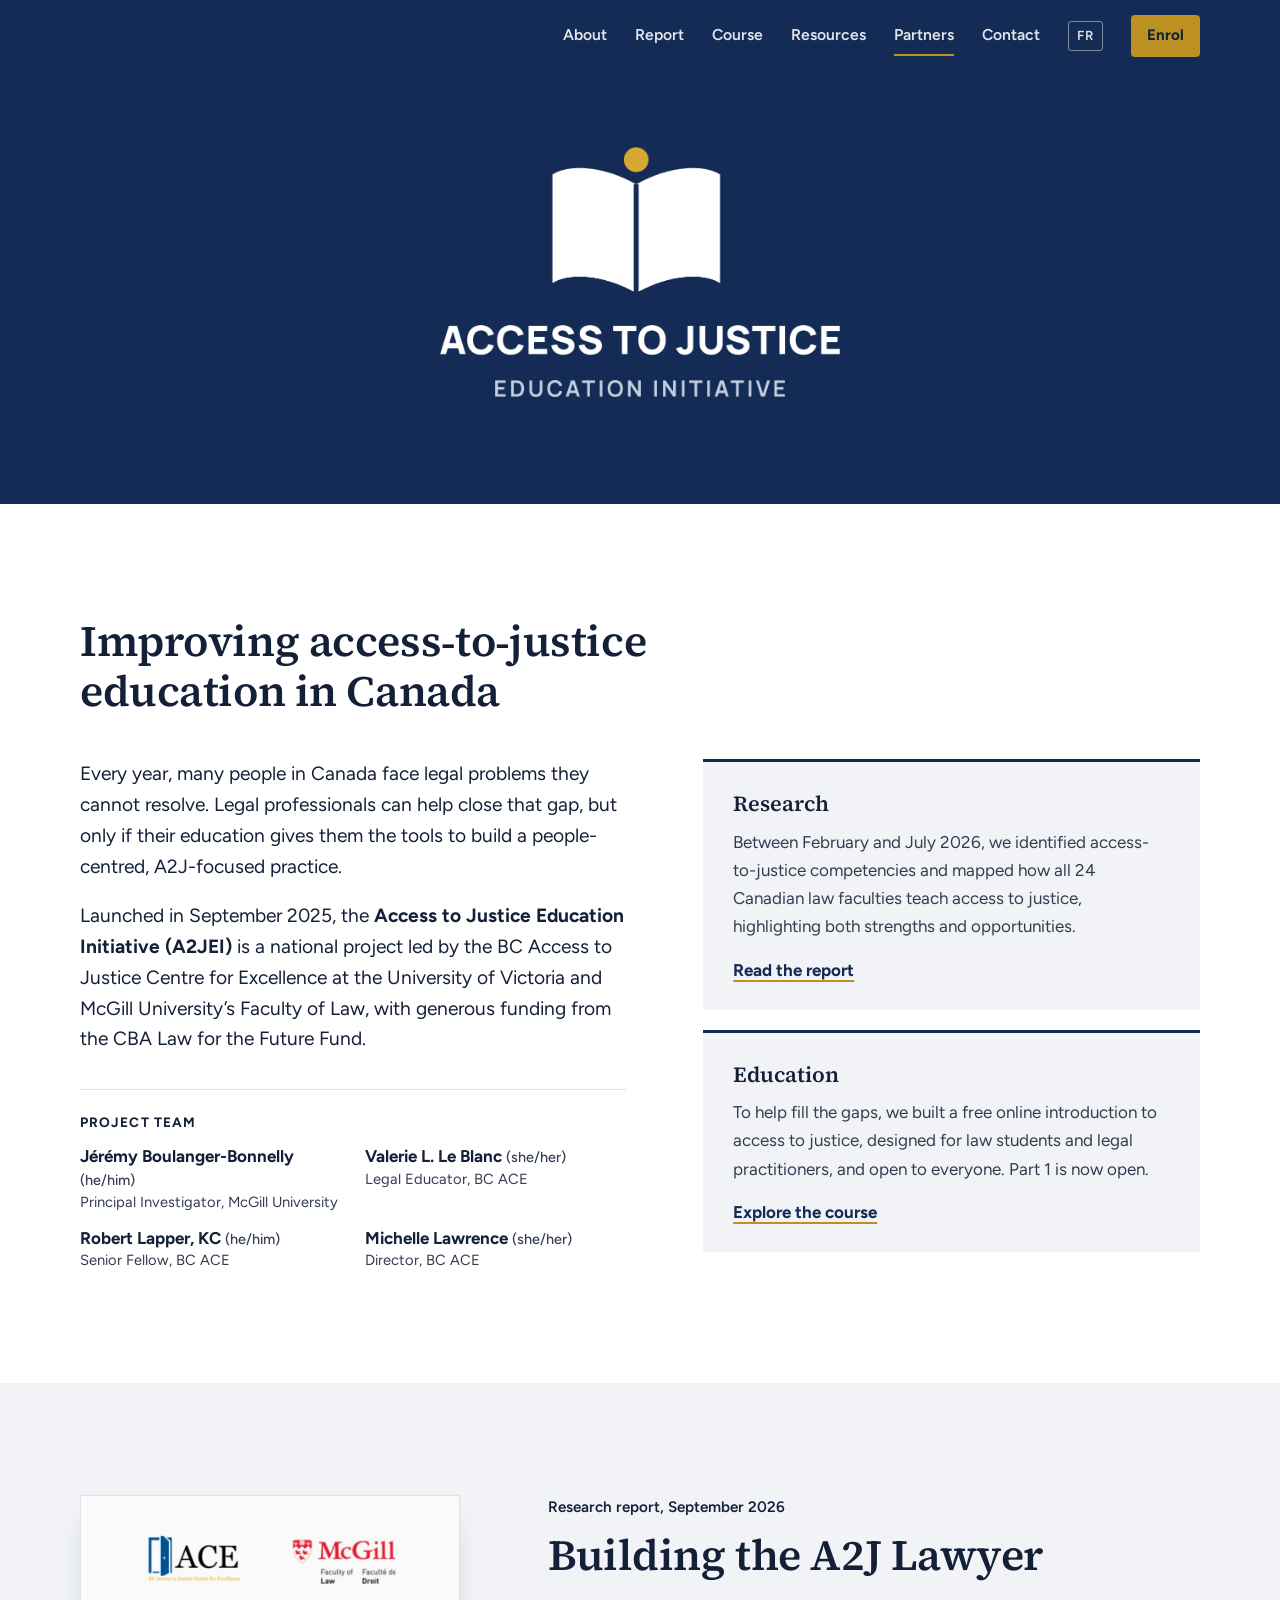
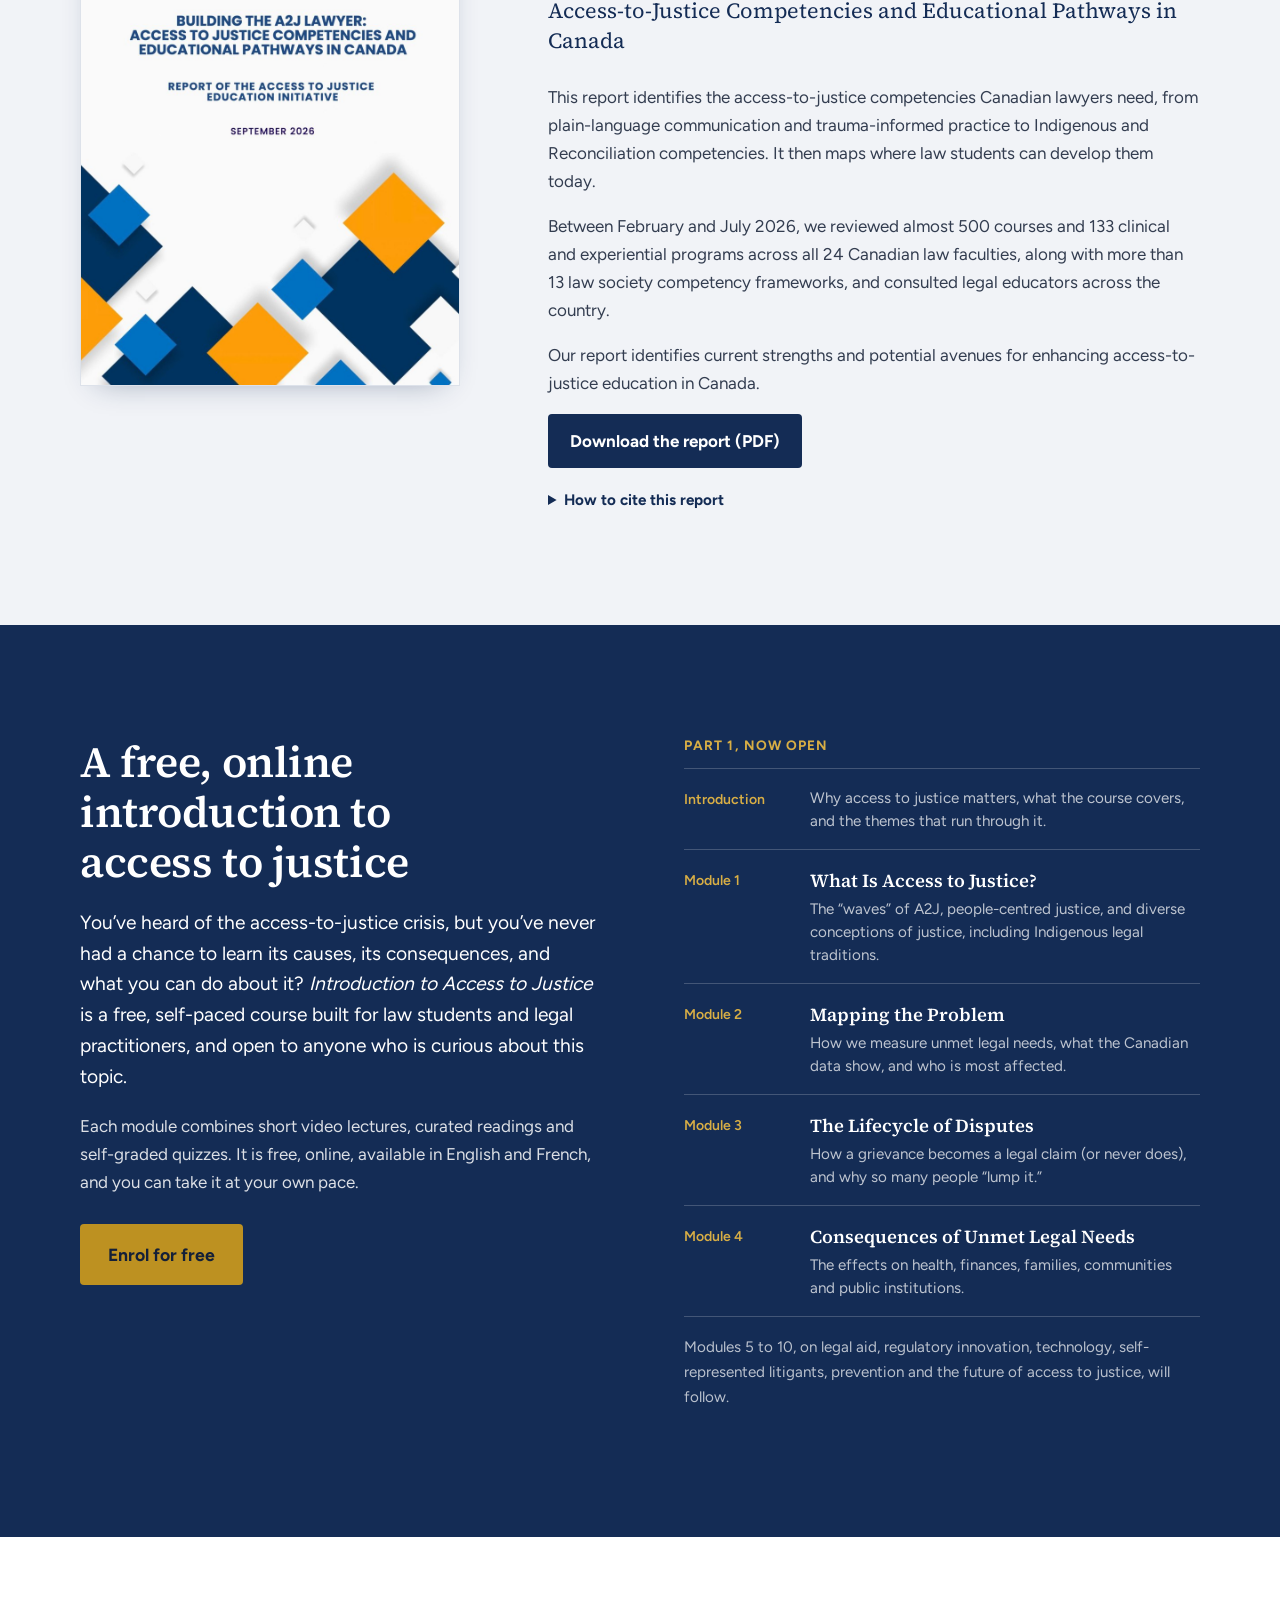
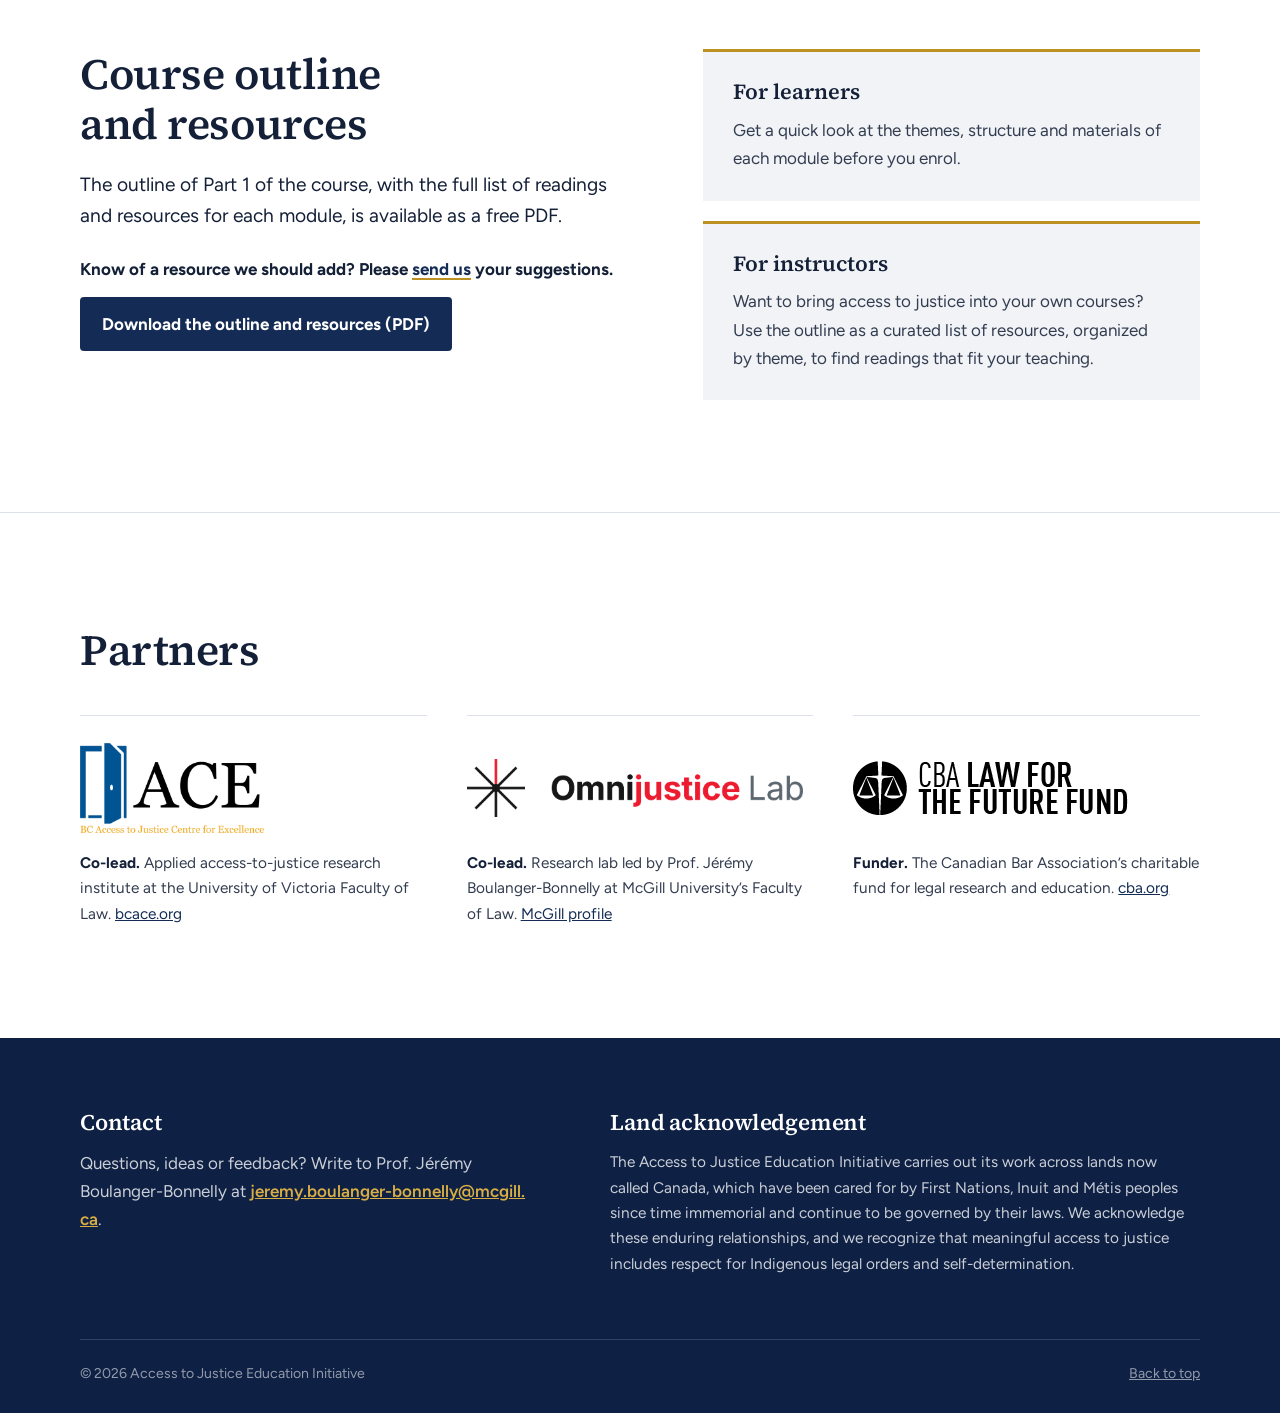
<file: index.html>
<!doctype html>
<html lang="en">
<head>
  <meta charset="utf-8">
  <meta name="viewport" content="width=device-width, initial-scale=1">
  <title>Access to Justice Education Initiative</title>
  <meta name="description" content="The Access to Justice Education Initiative maps how Canadian law schools teach access to justice and offers a free online course for law students and legal professionals.">
  <link rel="canonical" href="https://a2jeducation.org/">
  <link rel="alternate" hreflang="en" href="https://a2jeducation.org/">
  <link rel="alternate" hreflang="fr" href="https://a2jeducation.org/fr/">

  <meta property="og:type" content="website">
  <meta property="og:title" content="Access to Justice Education Initiative">
  <meta property="og:description" content="Research and a free online course to strengthen access-to-justice education in Canada.">
  <meta property="og:url" content="https://a2jeducation.org/">
  <meta property="og:image" content="https://a2jeducation.org/assets/img/og-image.png">
  <meta name="twitter:card" content="summary_large_image">

  <link rel="icon" href="favicon.ico" sizes="any">
  <link rel="icon" type="image/png" href="favicon.png">
  <link rel="apple-touch-icon" href="assets/img/apple-touch-icon.png">
  <meta name="theme-color" content="#142C55">

  <link rel="preload" href="fonts/source-serif-4-latin-600-normal.woff2" as="font" type="font/woff2" crossorigin>
  <link rel="stylesheet" href="css/styles.css">
</head>
<body>

  <a class="skip-link" href="#about">Skip to content</a>

  <!-- ============ NAVIGATION ============ -->
  <header class="site-nav" id="nav">
    <div class="nav-inner">
      <a class="nav-brand" href="#top" aria-label="Access to Justice Education Initiative, back to top">
        <img src="assets/img/logo-horizontal-en.png" alt="Access to Justice Education Initiative" width="1269" height="202">
      </a>

      <button class="nav-toggle" aria-expanded="false" aria-controls="nav-menu" aria-label="Open menu">
        <span></span><span></span><span></span>
      </button>

      <nav id="nav-menu" class="nav-menu" aria-label="Main">
        <a href="#about">About</a>
        <a href="#report">Report</a>
        <a href="#course">Course</a>
        <a href="#resources">Resources</a>
        <a href="#partners">Partners</a>
        <a href="#contact">Contact</a>
        <a class="nav-lang" href="fr/index.html" lang="fr" hreflang="fr" title="Version française">FR</a>
        <a class="btn btn-gold btn-sm" href="https://accesstojustice.moodlecloud.com" target="_blank" rel="noopener">Enrol</a>
      </nav>
    </div>
  </header>

  <main>

    <!-- ============ HERO (logo only) ============ -->
    <section class="hero" id="top" aria-label="Access to Justice Education Initiative">
      <h1 class="hero-logo">
        <img src="assets/img/logo-stacked-en-reverse.png" alt="Access to Justice Education Initiative" width="944" height="589">
      </h1>
    </section>

    <!-- ============ 1. ABOUT ============ -->
    <section class="section about" id="about">
      <div class="container">
        <h2 class="about-title">Improving access‑to‑justice education in Canada</h2>

        <div class="about-body">
          <div class="about-text">
            <p class="lead">Every year, many people in Canada face legal problems they cannot resolve. Legal professionals can help close that gap, but only if their education gives them the tools to build a people-centred, A2J-focused practice.</p>
            <p class="lead">Launched in September 2025, the <strong>Access to Justice Education Initiative (A2JEI)</strong> is a national project led by the BC Access to Justice Centre for Excellence at the University of Victoria and McGill University’s Faculty of Law, with generous funding from the CBA Law for the Future Fund.</p>
            <div class="team">
              <h3 class="small-heading">Project team</h3>
              <ul>
                <li><strong>Jérémy Boulanger-Bonnelly <small class="pron">(he/him)</small></strong><span>Principal Investigator, McGill University</span></li>
                <li><strong>Valerie L. Le Blanc <small class="pron">(she/her)</small></strong><span>Legal Educator, BC ACE</span></li>
                <li><strong>Robert Lapper, KC <small class="pron">(he/him)</small></strong><span>Senior Fellow, BC ACE</span></li>
                <li><strong>Michelle Lawrence <small class="pron">(she/her)</small></strong><span>Director, BC ACE</span></li>
              </ul>
            </div>
          </div>

          <div class="pillars">
            <article class="pillar">
              <h3>Research</h3>
              <p>Between February and July 2026, we identified access-to-justice competencies and mapped how all 24 Canadian law faculties teach access to justice, highlighting both strengths and opportunities.</p>
              <a class="text-link" href="#report">Read the report</a>
            </article>
            <article class="pillar">
              <h3>Education</h3>
              <p>To help fill the gaps, we built a free online introduction to access to justice, designed for law students and legal practitioners, and open to everyone. Part 1 is now open.</p>
              <a class="text-link" href="#course">Explore the course</a>
            </article>
          </div>
        </div>
      </div>
    </section>

    <!-- ============ 2. REPORT ============ -->
    <section class="section report" id="report">
      <div class="container report-grid">
        <div class="report-cover">
          <img src="assets/report/cover.jpg" alt="Cover of the report Building the A2J Lawyer: Access to Justice Competencies and Educational Pathways in Canada" width="850" height="1100" loading="lazy">
        </div>

        <div class="report-text">
          <p class="meta">Research report, September 2026</p>
          <h2>Building the A2J Lawyer</h2>
          <p class="subtitle">Access-to-Justice Competencies and Educational Pathways in Canada</p>

          <p>This report identifies the access-to-justice competencies Canadian lawyers need, from plain-language communication and trauma-informed practice to Indigenous and Reconciliation competencies. It then maps where law students can develop them today.</p>
          <p>Between February and July 2026, we reviewed almost 500 courses and 133 clinical and experiential programs across all 24 Canadian law faculties, along with more than 13 law society competency frameworks, and consulted legal educators across the country.</p>

          <p>Our report identifies current strengths and potential avenues for enhancing access-to-justice education in Canada.</p>

          <div class="actions">
            <!-- Save the PDF as assets/report/building-the-a2j-lawyer.pdf -->
            <a class="btn btn-navy" href="assets/report/building-the-a2j-lawyer.pdf" download>Download the report (PDF)</a>
          </div>

          <details class="cite">
            <summary>How to cite this report</summary>
            <p>Valerie L. Le Blanc, Jérémy Boulanger-Bonnelly, Robert Lapper, KC &amp; Michelle Lawrence, <em>Building the A2J Lawyer: Access-to-Justice Competencies and Educational Pathways in Canada</em> (September 2026).</p>
          </details>
        </div>
      </div>
    </section>

    <!-- ============ 3. COURSE ============ -->
    <section class="section course" id="course">
      <div class="container course-grid">
        <div class="course-intro">
          <h2>A free, online introduction to access to justice</h2>
          <p class="lead">You’ve heard of the access-to-justice crisis, but you’ve never had a chance to learn its causes, its consequences, and what you can do about it? <em>Introduction to Access to Justice</em> is a free, self-paced course built for law students and legal practitioners, and open to anyone who is curious about this topic.</p>
          <p>Each module combines short video lectures, curated readings and self-graded quizzes. It is free, online, available in English and French, and you can take it at your own pace.</p>
          <p class="enrol">
            <a class="btn btn-gold btn-lg" href="https://accesstojustice.moodlecloud.com" target="_blank" rel="noopener">Enrol for free</a>
          </p>
        </div>

        <div class="syllabus">
          <h3 class="small-heading">Part 1, now open</h3>
          <ol>
            <li><span class="mod">Introduction</span><span class="desc">Why access to justice matters, what the course covers, and the themes that run through it.</span></li>
            <li><span class="mod">Module 1</span><strong>What Is Access to Justice?</strong><span class="desc">The “waves” of A2J, people-centred justice, and diverse conceptions of justice, including Indigenous legal traditions.</span></li>
            <li><span class="mod">Module 2</span><strong>Mapping the Problem</strong><span class="desc">How we measure unmet legal needs, what the Canadian data show, and who is most affected.</span></li>
            <li><span class="mod">Module 3</span><strong>The Lifecycle of Disputes</strong><span class="desc">How a grievance becomes a legal claim (or never does), and why so many people “lump it.”</span></li>
            <li><span class="mod">Module 4</span><strong>Consequences of Unmet Legal Needs</strong><span class="desc">The effects on health, finances, families, communities and public institutions.</span></li>
          </ol>
          <p class="more">Modules 5 to 10, on legal aid, regulatory innovation, technology, self-represented litigants, prevention and the future of access to justice, will follow.</p>
        </div>
      </div>
    </section>

    <!-- ============ 4. COURSE OUTLINE & RESOURCES ============ -->
    <section class="section resources" id="resources">
      <div class="container resources-grid">
        <div class="resources-intro">
          <h2>Course outline and resources</h2>
          <p class="lead">The outline of Part 1 of the course, with the full list of readings and resources for each module, is available as a free PDF.</p>
          <p class="resources-suggest">Know of a resource we should add? Please <a href="mailto:jeremy.boulanger-bonnelly@mcgill.ca?subject=Access%20to%20Justice%20Education%20-%20Additional%20Resources">send us</a> your suggestions.</p>
          <p class="resources-actions">
            <a class="btn btn-navy" href="assets/course/a2j-course-outline-part1-en.pdf" download>Download the outline and resources (PDF)</a>
          </p>
        </div>
        <div class="audiences">
          <article class="audience">
            <h3>For learners</h3>
            <p>Get a quick look at the themes, structure and materials of each module before you enrol.</p>
          </article>
          <article class="audience">
            <h3>For instructors</h3>
            <p>Want to bring access to justice into your own courses? Use the outline as a curated list of resources, organized by theme, to find readings that fit your teaching.</p>
          </article>
        </div>
      </div>
    </section>

    <!-- ============ 5. PARTNERS ============ -->
    <section class="section partners" id="partners">
      <div class="container">
        <h2>Partners</h2>
        <ul class="partner-row">
          <li>
            <a href="https://bcace.org/" target="_blank" rel="noopener" class="partner-logo">
              <img class="logo-tall" src="assets/logos/bc-ace.png" alt="BC Access to Justice Centre for Excellence" loading="lazy">
            </a>
            <p><strong>Co-lead.</strong> Applied access-to-justice research institute at the University of Victoria Faculty of Law. <a href="https://bcace.org/" target="_blank" rel="noopener">bcace.org</a></p>
          </li>
          <li>
            <a href="https://www.mcgill.ca/law/profs/boulanger-bonnelly-jeremy" target="_blank" rel="noopener" class="partner-logo">
              <img src="assets/logos/omnijustice-lab.png" alt="Omnijustice Lab" loading="lazy">
            </a>
            <p><strong>Co-lead.</strong> Research lab led by Prof. Jérémy Boulanger-Bonnelly at McGill University’s Faculty of Law. <a href="https://www.mcgill.ca/law/profs/boulanger-bonnelly-jeremy" target="_blank" rel="noopener">McGill profile</a></p>
          </li>
          <li>
            <a href="https://www.cba.org/about-us/cba-partners/law-for-the-future-fund/" target="_blank" rel="noopener" class="partner-logo">
              <img src="assets/logos/lfff-en.png" alt="CBA Law for the Future Fund" loading="lazy">
            </a>
            <p><strong>Funder.</strong> The Canadian Bar Association’s charitable fund for legal research and education. <a href="https://www.cba.org/about-us/cba-partners/law-for-the-future-fund/" target="_blank" rel="noopener">cba.org</a></p>
          </li>
        </ul>
      </div>
    </section>

  </main>

  <!-- ============ FOOTER / CONTACT ============ -->
  <footer class="site-footer" id="contact">
    <div class="container footer-grid">
      <div class="footer-contact">
        <h2>Contact</h2>
        <p>Questions, ideas or feedback? Write to Prof. Jérémy Boulanger-Bonnelly at <a class="mail" href="mailto:jeremy.boulanger-bonnelly@mcgill.ca">jeremy.boulanger-bonnelly@mcgill.ca</a>.</p>
      </div>

      <div class="footer-land">
        <h2>Land acknowledgement</h2>
        <p>The Access to Justice Education Initiative carries out its work across lands now called Canada, which have been cared for by First Nations, Inuit and Métis peoples since time immemorial and continue to be governed by their laws. We acknowledge these enduring relationships, and we recognize that meaningful access to justice includes respect for Indigenous legal orders and self-determination.</p>
      </div>
    </div>

    <div class="container footer-bottom">
      <p>© <span id="year">2026</span> Access to Justice Education Initiative</p>
      <p><a href="#top">Back to top</a></p>
    </div>
  </footer>

  <script src="js/main.js" defer></script>
</body>
</html>
</file>
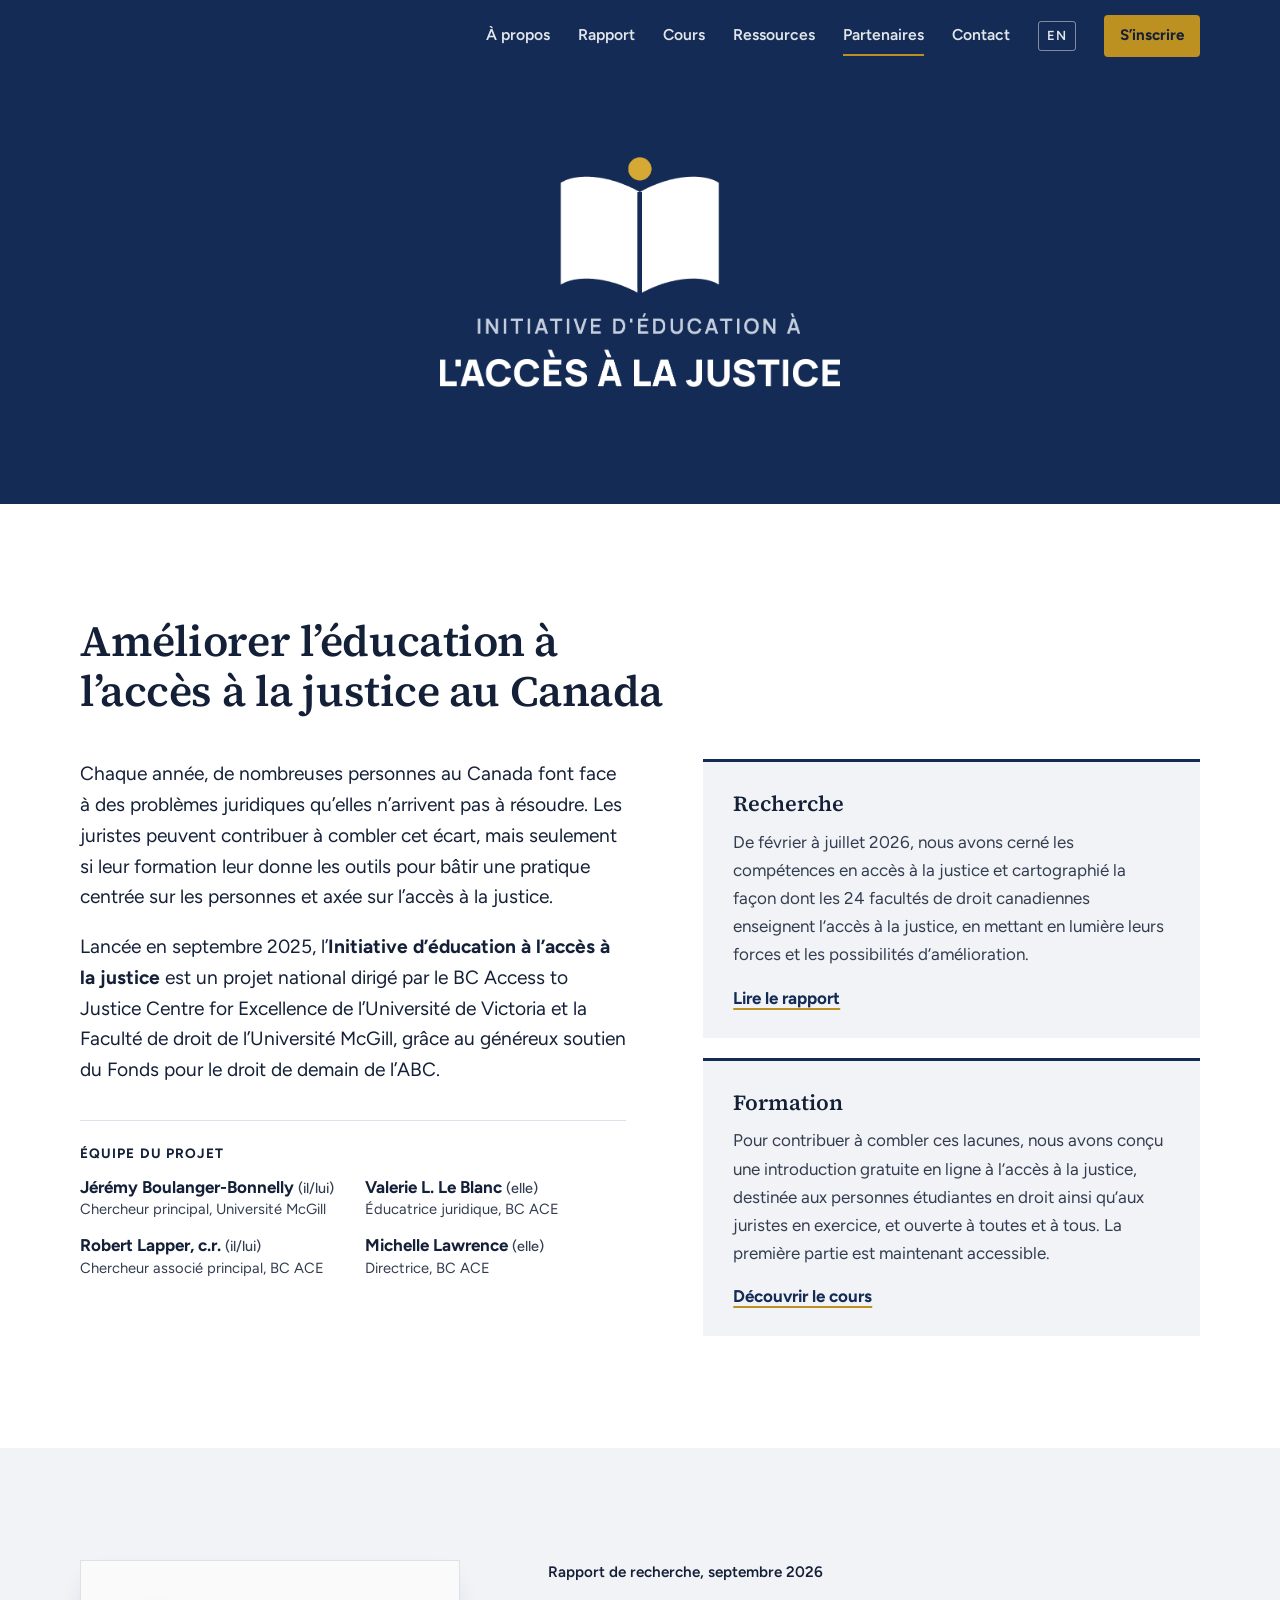
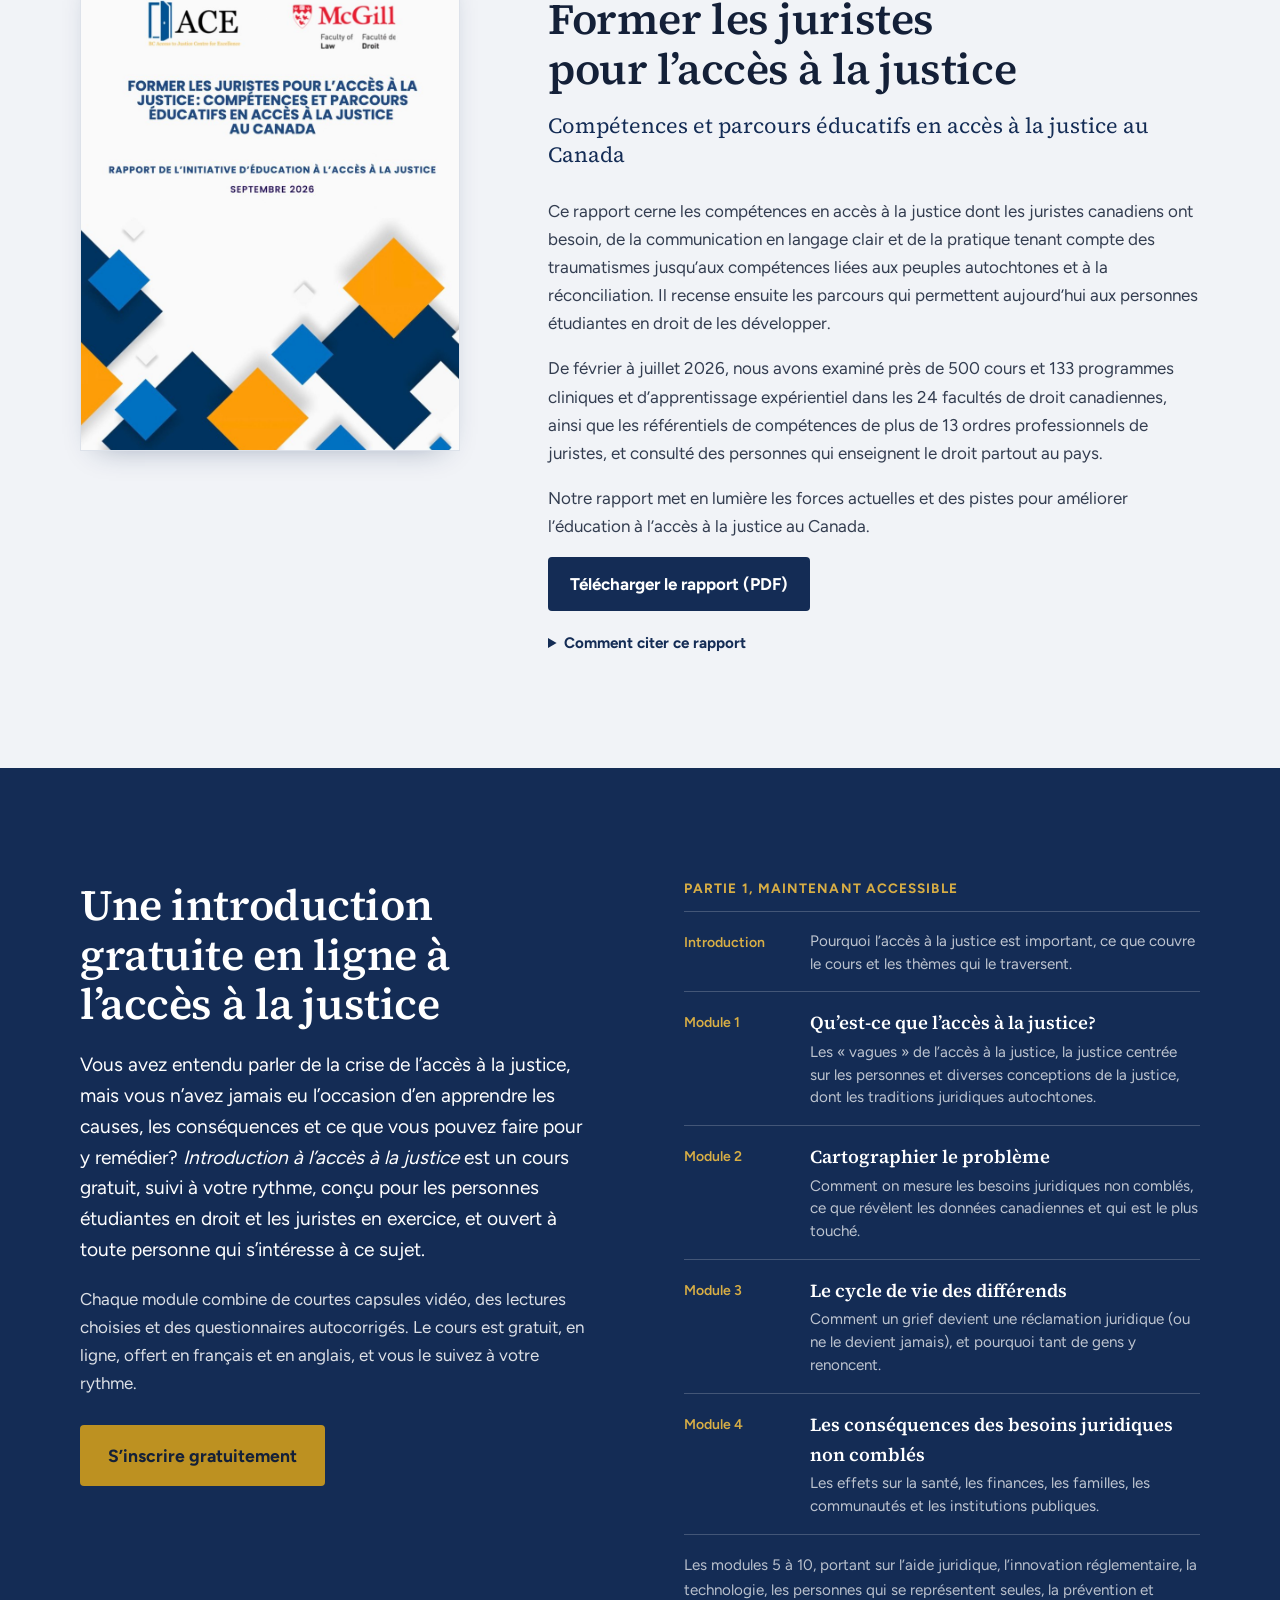
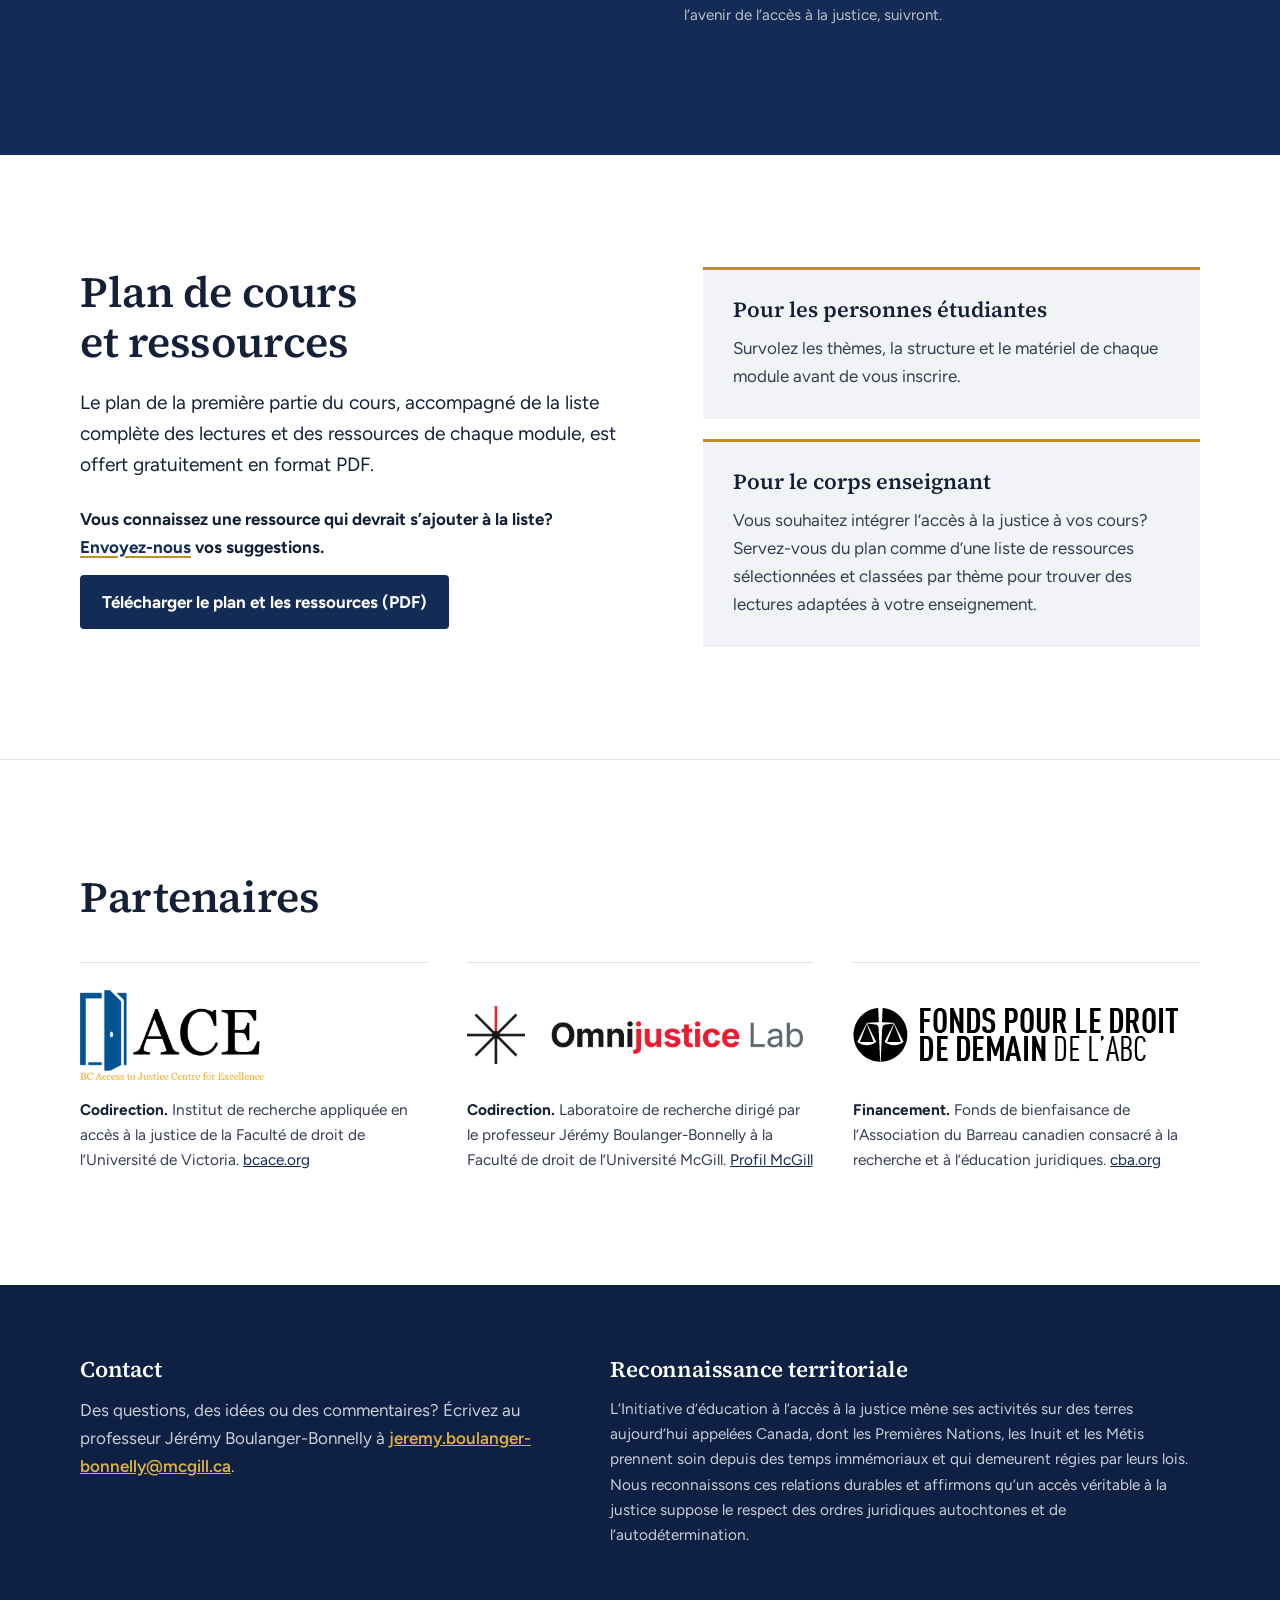
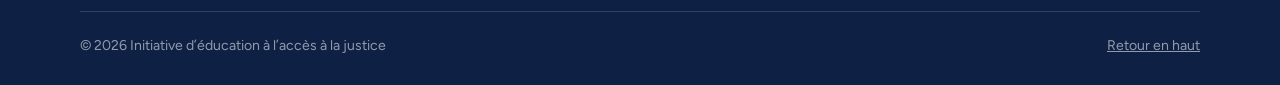
<file: fr/index.html>
<!doctype html>
<html lang="fr">
<head>
  <meta charset="utf-8">
  <meta name="viewport" content="width=device-width, initial-scale=1">
  <title>Initiative d’éducation à l’accès à la justice</title>
  <meta name="description" content="L’Initiative d’éducation à l’accès à la justice étudie comment les facultés de droit canadiennes enseignent l’accès à la justice et offre un cours en ligne gratuit aux personnes étudiantes en droit et aux juristes.">
  <link rel="canonical" href="https://a2jeducation.org/fr/">
  <link rel="alternate" hreflang="en" href="https://a2jeducation.org/">
  <link rel="alternate" hreflang="fr" href="https://a2jeducation.org/fr/">

  <meta property="og:type" content="website">
  <meta property="og:locale" content="fr_CA">
  <meta property="og:title" content="Initiative d’éducation à l’accès à la justice">
  <meta property="og:description" content="Une recherche et un cours en ligne gratuit pour renforcer l’éducation à l’accès à la justice au Canada.">
  <meta property="og:url" content="https://a2jeducation.org/fr/">
  <meta property="og:image" content="https://a2jeducation.org/assets/img/og-image.png">
  <meta name="twitter:card" content="summary_large_image">

  <link rel="icon" href="../favicon.ico" sizes="any">
  <link rel="icon" type="image/png" href="../favicon.png">
  <link rel="apple-touch-icon" href="../assets/img/apple-touch-icon.png">
  <meta name="theme-color" content="#142C55">

  <link rel="preload" href="../fonts/source-serif-4-latin-600-normal.woff2" as="font" type="font/woff2" crossorigin>
  <link rel="stylesheet" href="../css/styles.css">
</head>
<body>

  <a class="skip-link" href="#a-propos">Passer au contenu</a>

  <!-- ============ NAVIGATION ============ -->
  <header class="site-nav" id="nav">
    <div class="nav-inner">
      <a class="nav-brand" href="#top" aria-label="Initiative d’éducation à l’accès à la justice, retour en haut">
        <img src="../assets/img/logo-horizontal-fr.png" alt="Initiative d’éducation à l’accès à la justice" width="1330" height="202">
      </a>

      <button class="nav-toggle" aria-expanded="false" aria-controls="nav-menu" aria-label="Ouvrir le menu">
        <span></span><span></span><span></span>
      </button>

      <nav id="nav-menu" class="nav-menu" aria-label="Navigation principale">
        <a href="#a-propos">À propos</a>
        <a href="#rapport">Rapport</a>
        <a href="#cours">Cours</a>
        <a href="#ressources">Ressources</a>
        <a href="#partenaires">Partenaires</a>
        <a href="#contact">Contact</a>
        <a class="nav-lang" href="../index.html" lang="en" hreflang="en" title="English version">EN</a>
        <a class="btn btn-gold btn-sm" href="https://accesstojustice.moodlecloud.com" target="_blank" rel="noopener">S’inscrire</a>
      </nav>
    </div>
  </header>

  <main>

    <!-- ============ BANNIÈRE (logo seulement) ============ -->
    <section class="hero" id="top" aria-label="Initiative d’éducation à l’accès à la justice">
      <h1 class="hero-logo">
        <img src="../assets/img/logo-stacked-fr-reverse.png" alt="Initiative d’éducation à l’accès à la justice" width="1001" height="578">
      </h1>
    </section>

    <!-- ============ 1. À PROPOS ============ -->
    <section class="section about" id="a-propos">
      <div class="container">
        <h2 class="about-title">Améliorer l’éducation à l’accès à la justice au&nbsp;Canada</h2>

        <div class="about-body">
          <div class="about-text">
            <p class="lead">Chaque année, de nombreuses personnes au Canada font face à des problèmes juridiques qu’elles n’arrivent pas à résoudre. Les juristes peuvent contribuer à combler cet écart, mais seulement si leur formation leur donne les outils pour bâtir une pratique centrée sur les personnes et axée sur l’accès à la justice.</p>
            <p class="lead">Lancée en septembre 2025, l’<strong>Initiative d’éducation à l’accès à la justice</strong> est un projet national dirigé par le BC Access to Justice Centre for Excellence de l’Université de Victoria et la Faculté de droit de l’Université McGill, grâce au généreux soutien du Fonds pour le droit de demain de l’ABC.</p>
            <div class="team">
              <h3 class="small-heading">Équipe du projet</h3>
              <ul>
                <li><strong>Jérémy Boulanger-Bonnelly <small class="pron">(il/lui)</small></strong><span>Chercheur principal, Université McGill</span></li>
                <li><strong>Valerie L. Le Blanc <small class="pron">(elle)</small></strong><span>Éducatrice juridique, BC ACE</span></li>
                <li><strong>Robert Lapper, c.r. <small class="pron">(il/lui)</small></strong><span>Chercheur associé principal, BC ACE</span></li>
                <li><strong>Michelle Lawrence <small class="pron">(elle)</small></strong><span>Directrice, BC ACE</span></li>
              </ul>
            </div>
          </div>

          <div class="pillars">
            <article class="pillar">
              <h3>Recherche</h3>
              <p>De février à juillet 2026, nous avons cerné les compétences en accès à la justice et cartographié la façon dont les 24 facultés de droit canadiennes enseignent l’accès à la justice, en mettant en lumière leurs forces et les possibilités d’amélioration.</p>
              <a class="text-link" href="#rapport">Lire le rapport</a>
            </article>
            <article class="pillar">
              <h3>Formation</h3>
              <p>Pour contribuer à combler ces lacunes, nous avons conçu une introduction gratuite en ligne à l’accès à la justice, destinée aux personnes étudiantes en droit ainsi qu’aux juristes en exercice, et ouverte à toutes et à tous. La première partie est maintenant accessible.</p>
              <a class="text-link" href="#cours">Découvrir le cours</a>
            </article>
          </div>
        </div>
      </div>
    </section>

    <!-- ============ 2. RAPPORT ============ -->
    <section class="section report" id="rapport">
      <div class="container report-grid">
        <div class="report-cover">
          <img src="../assets/report/cover-fr.jpg" alt="Couverture du rapport Former les juristes pour l’accès à la justice : compétences et parcours éducatifs en accès à la justice au Canada" width="850" height="1100" loading="lazy">
        </div>

        <div class="report-text">
          <p class="meta">Rapport de recherche, septembre 2026</p>
          <h2>Former les juristes pour l’accès à la justice</h2>
          <p class="subtitle">Compétences et parcours éducatifs en accès à la justice au Canada</p>

          <p>Ce rapport cerne les compétences en accès à la justice dont les juristes canadiens ont besoin, de la communication en langage clair et de la pratique tenant compte des traumatismes jusqu’aux compétences liées aux peuples autochtones et à la réconciliation. Il recense ensuite les parcours qui permettent aujourd’hui aux personnes étudiantes en droit de les développer.</p>
          <p>De février à juillet 2026, nous avons examiné près de 500 cours et 133 programmes cliniques et d’apprentissage expérientiel dans les 24 facultés de droit canadiennes, ainsi que les référentiels de compétences de plus de 13 ordres professionnels de juristes, et consulté des personnes qui enseignent le droit partout au pays.</p>
          <p>Notre rapport met en lumière les forces actuelles et des pistes pour améliorer l’éducation à l’accès à la justice au Canada.</p>

          <div class="actions">
            <a class="btn btn-navy" href="../assets/report/former-les-juristes-pour-l-acces-a-la-justice.pdf" download>Télécharger le rapport (PDF)</a>
          </div>

          <details class="cite">
            <summary>Comment citer ce rapport</summary>
            <p>Valerie L. Le Blanc, Jérémy Boulanger-Bonnelly, Robert Lapper, c.r. et Michelle Lawrence, <em>Former les juristes pour l’accès à la justice&nbsp;: compétences et parcours éducatifs en accès à la justice au Canada</em> (septembre 2026).</p>
          </details>
        </div>
      </div>
    </section>

    <!-- ============ 3. COURS ============ -->
    <section class="section course" id="cours">
      <div class="container course-grid">
        <div class="course-intro">
          <h2>Une introduction gratuite en ligne à l’accès à la justice</h2>
          <p class="lead">Vous avez entendu parler de la crise de l’accès à la justice, mais vous n’avez jamais eu l’occasion d’en apprendre les causes, les conséquences et ce que vous pouvez faire pour y remédier? <em>Introduction à l’accès à la justice</em> est un cours gratuit, suivi à votre rythme, conçu pour les personnes étudiantes en droit et les juristes en exercice, et ouvert à toute personne qui s’intéresse à ce sujet.</p>
          <p>Chaque module combine de courtes capsules vidéo, des lectures choisies et des questionnaires autocorrigés. Le cours est gratuit, en ligne, offert en français et en anglais, et vous le suivez à votre rythme.</p>
          <p class="enrol">
            <a class="btn btn-gold btn-lg" href="https://accesstojustice.moodlecloud.com" target="_blank" rel="noopener">S’inscrire gratuitement</a>
          </p>
        </div>

        <div class="syllabus">
          <h3 class="small-heading">Partie 1, maintenant accessible</h3>
          <ol>
            <li><span class="mod">Introduction</span><span class="desc">Pourquoi l’accès à la justice est important, ce que couvre le cours et les thèmes qui le traversent.</span></li>
            <li><span class="mod">Module 1</span><strong>Qu’est-ce que l’accès à la justice?</strong><span class="desc">Les «&nbsp;vagues&nbsp;» de l’accès à la justice, la justice centrée sur les personnes et diverses conceptions de la justice, dont les traditions juridiques autochtones.</span></li>
            <li><span class="mod">Module 2</span><strong>Cartographier le problème</strong><span class="desc">Comment on mesure les besoins juridiques non comblés, ce que révèlent les données canadiennes et qui est le plus touché.</span></li>
            <li><span class="mod">Module 3</span><strong>Le cycle de vie des différends</strong><span class="desc">Comment un grief devient une réclamation juridique (ou ne le devient jamais), et pourquoi tant de gens y renoncent.</span></li>
            <li><span class="mod">Module 4</span><strong>Les conséquences des besoins juridiques non comblés</strong><span class="desc">Les effets sur la santé, les finances, les familles, les communautés et les institutions publiques.</span></li>
          </ol>
          <p class="more">Les modules 5 à 10, portant sur l’aide juridique, l’innovation réglementaire, la technologie, les personnes qui se représentent seules, la prévention et l’avenir de l’accès à la justice, suivront.</p>
        </div>
      </div>
    </section>

    <!-- ============ 4. PLAN DE COURS ET RESSOURCES ============ -->
    <section class="section resources" id="ressources">
      <div class="container resources-grid">
        <div class="resources-intro">
          <h2>Plan de cours et ressources</h2>
          <p class="lead">Le plan de la première partie du cours, accompagné de la liste complète des lectures et des ressources de chaque module, est offert gratuitement en format PDF.</p>
          <p class="resources-suggest">Vous connaissez une ressource qui devrait s’ajouter à la liste? <a href="mailto:jeremy.boulanger-bonnelly@mcgill.ca?subject=Acc%C3%A8s%20%C3%A0%20la%20justice%20-%20Ressources%20suppl%C3%A9mentaires">Envoyez-nous</a> vos suggestions.</p>
          <p class="resources-actions">
            <a class="btn btn-navy" href="../assets/course/a2j-plan-de-cours-partie1-fr.pdf" download>Télécharger le plan et les ressources (PDF)</a>
          </p>
        </div>
        <div class="audiences">
          <article class="audience">
            <h3>Pour les personnes étudiantes</h3>
            <p>Survolez les thèmes, la structure et le matériel de chaque module avant de vous inscrire.</p>
          </article>
          <article class="audience">
            <h3>Pour le corps enseignant</h3>
            <p>Vous souhaitez intégrer l’accès à la justice à vos cours? Servez-vous du plan comme d’une liste de ressources sélectionnées et classées par thème pour trouver des lectures adaptées à votre enseignement.</p>
          </article>
        </div>
      </div>
    </section>

    <!-- ============ 5. PARTENAIRES ============ -->
    <section class="section partners" id="partenaires">
      <div class="container">
        <h2>Partenaires</h2>
        <ul class="partner-row">
          <li>
            <a href="https://bcace.org/" target="_blank" rel="noopener" class="partner-logo">
              <img class="logo-tall" src="../assets/logos/bc-ace.png" alt="BC Access to Justice Centre for Excellence" loading="lazy">
            </a>
            <p><strong>Codirection.</strong> Institut de recherche appliquée en accès à la justice de la Faculté de droit de l’Université de Victoria. <a href="https://bcace.org/" target="_blank" rel="noopener">bcace.org</a></p>
          </li>
          <li>
            <a href="https://www.mcgill.ca/law/profs/boulanger-bonnelly-jeremy" target="_blank" rel="noopener" class="partner-logo">
              <img src="../assets/logos/omnijustice-lab.png" alt="Omnijustice Lab" loading="lazy">
            </a>
            <p><strong>Codirection.</strong> Laboratoire de recherche dirigé par le professeur Jérémy Boulanger-Bonnelly à la Faculté de droit de l’Université McGill. <a href="https://www.mcgill.ca/law/profs/boulanger-bonnelly-jeremy" target="_blank" rel="noopener">Profil McGill</a></p>
          </li>
          <li>
            <a href="https://www.cba.org/about-us/cba-partners/law-for-the-future-fund/" target="_blank" rel="noopener" class="partner-logo">
              <img src="../assets/logos/lfff-fr.png" alt="Fonds pour le droit de demain de l’ABC" loading="lazy">
            </a>
            <p><strong>Financement.</strong> Fonds de bienfaisance de l’Association du Barreau canadien consacré à la recherche et à l’éducation juridiques. <a href="https://www.cba.org/about-us/cba-partners/law-for-the-future-fund/" target="_blank" rel="noopener">cba.org</a></p>
          </li>
        </ul>
      </div>
    </section>

  </main>

  <!-- ============ PIED DE PAGE / CONTACT ============ -->
  <footer class="site-footer" id="contact">
    <div class="container footer-grid">
      <div class="footer-contact">
        <h2>Contact</h2>
        <p>Des questions, des idées ou des commentaires? Écrivez au professeur Jérémy Boulanger-Bonnelly à <a class="mail" href="mailto:jeremy.boulanger-bonnelly@mcgill.ca">jeremy.boulanger-bonnelly@mcgill.ca</a>.</p>
      </div>

      <div class="footer-land">
        <h2>Reconnaissance territoriale</h2>
        <p>L’Initiative d’éducation à l’accès à la justice mène ses activités sur des terres aujourd’hui appelées Canada, dont les Premières Nations, les Inuit et les Métis prennent soin depuis des temps immémoriaux et qui demeurent régies par leurs lois. Nous reconnaissons ces relations durables et affirmons qu’un accès véritable à la justice suppose le respect des ordres juridiques autochtones et de l’autodétermination.</p>
      </div>
    </div>

    <div class="container footer-bottom">
      <p>© <span id="year">2026</span> Initiative d’éducation à l’accès à la justice</p>
      <p><a href="#top">Retour en haut</a></p>
    </div>
  </footer>

  <script src="../js/main.js" defer></script>
</body>
</html>
</file>
<file: css/styles.css>
/* =========================================================
   Access to Justice Education Initiative (a2jeducation.org)
   Colours come from the A2JEI logo. To tweak the look,
   change the values in :root below.
   ========================================================= */

/* ---------- Fonts (self-hosted) ---------- */
@font-face { font-family: "Figtree"; font-weight: 400; font-style: normal; font-display: swap; src: url("../fonts/figtree-latin-400-normal.woff2") format("woff2"); }
@font-face { font-family: "Figtree"; font-weight: 500; font-style: normal; font-display: swap; src: url("../fonts/figtree-latin-500-normal.woff2") format("woff2"); }
@font-face { font-family: "Figtree"; font-weight: 600; font-style: normal; font-display: swap; src: url("../fonts/figtree-latin-600-normal.woff2") format("woff2"); }
@font-face { font-family: "Figtree"; font-weight: 700; font-style: normal; font-display: swap; src: url("../fonts/figtree-latin-700-normal.woff2") format("woff2"); }
@font-face { font-family: "Source Serif 4"; font-weight: 400; font-style: normal; font-display: swap; src: url("../fonts/source-serif-4-latin-400-normal.woff2") format("woff2"); }
@font-face { font-family: "Source Serif 4"; font-weight: 600; font-style: normal; font-display: swap; src: url("../fonts/source-serif-4-latin-600-normal.woff2") format("woff2"); }
@font-face { font-family: "Source Serif 4"; font-weight: 700; font-style: normal; font-display: swap; src: url("../fonts/source-serif-4-latin-700-normal.woff2") format("woff2"); }

:root {
  --navy: #142C55;
  --navy-dark: #0E2044;
  --gold: #BD9121;
  --gold-text: #8F6B10;   /* gold dark enough for text on white */
  --gold-light: #D8AE45;
  --slate: #5E6878;
  --ink: #142038;
  --text: #333D50;
  --mist: #F1F3F7;        /* cool light grey */
  --line: #DDE2EA;
  --white: #FFFFFF;

  --serif: "Source Serif 4", Georgia, "Times New Roman", serif;
  --sans: "Figtree", system-ui, -apple-system, "Segoe UI", sans-serif;
  --nav-h: 72px;
  --max: 1120px;
}

/* ---------- Base ---------- */
*, *::before, *::after { box-sizing: border-box; }
html { scroll-behavior: smooth; -webkit-text-size-adjust: 100%; }
body { margin: 0; font-family: var(--sans); font-size: 1.0625rem; line-height: 1.65; color: var(--text); background: var(--white); -webkit-font-smoothing: antialiased; }
img { max-width: 100%; height: auto; display: block; }
a { color: var(--navy); }
h1, h2, h3 { color: var(--ink); margin: 0 0 .5em; }
h2 { font-family: var(--serif); font-weight: 600; font-size: clamp(1.9rem, 3.6vw, 2.7rem); line-height: 1.15; letter-spacing: -.01em; text-wrap: balance; }
h3 { font-family: var(--serif); font-weight: 600; font-size: 1.35rem; line-height: 1.25; }
p { margin: 0 0 1em; }
section[id], footer[id] { scroll-margin-top: var(--nav-h); }

.container { width: min(100% - 40px, var(--max)); margin-inline: auto; }
.section { padding: clamp(72px, 9vw, 112px) 0; }

.skip-link { position: absolute; left: -9999px; top: 8px; background: var(--gold); color: var(--ink); padding: 8px 14px; z-index: 100; font-weight: 700; }
.skip-link:focus { left: 8px; }
:focus-visible { outline: 3px solid var(--gold); outline-offset: 3px; }

.lead { font-size: clamp(1.12rem, 1.5vw, 1.25rem); line-height: 1.6; color: var(--ink); }
.small-heading { font-family: var(--sans); font-size: .85rem; font-weight: 700; letter-spacing: .08em; text-transform: uppercase; color: var(--ink); margin-bottom: 14px; }

/* ---------- Buttons & links ---------- */
.btn { display: inline-block; font: inherit; font-weight: 700; text-decoration: none; padding: 13px 22px; border-radius: 4px; border: 0; cursor: pointer; transition: background .15s ease; }
.btn-navy { background: var(--navy); color: var(--white); }
.btn-navy:hover { background: var(--navy-dark); }
.btn-gold { background: var(--gold); color: var(--ink); }
.btn-gold:hover { background: var(--gold-light); }
.btn-sm { padding: 8px 16px; font-size: .95rem; }
.btn-lg { padding: 16px 28px; font-size: 1.1rem; }
.text-link { font-weight: 700; color: var(--navy); text-underline-offset: 4px; text-decoration-thickness: 2px; text-decoration-color: var(--gold); }
.text-link:hover { color: var(--gold-text); }

/* ---------- Navigation ---------- */
.site-nav { position: fixed; inset: 0 0 auto 0; height: var(--nav-h); z-index: 50; transition: background .2s ease; }
.nav-inner { height: 100%; width: min(100% - 40px, var(--max)); margin-inline: auto; display: flex; align-items: center; justify-content: space-between; gap: 24px; }
.nav-brand img { height: 38px; width: auto; }
.nav-menu { display: flex; align-items: center; gap: 28px; }
.nav-menu a:not(.btn) { text-decoration: none; font-weight: 600; font-size: .98rem; color: rgba(255,255,255,.88); padding: 6px 0; border-bottom: 2px solid transparent; }
.nav-menu a:not(.btn):hover, .nav-menu a.active { border-bottom-color: var(--gold); }
.nav-lang { border: 1px solid rgba(255,255,255,.45) !important; border-radius: 3px; padding: 3px 8px !important; font-size: .82rem !important; letter-spacing: .06em; }

.site-nav:not(.scrolled) .nav-brand { visibility: hidden; }
.site-nav.scrolled { background: var(--white); border-bottom: 1px solid var(--line); }
.site-nav.scrolled .nav-menu a:not(.btn) { color: var(--text); }
.site-nav.scrolled .nav-menu a.active { color: var(--navy); }
.site-nav.scrolled .nav-lang { border-color: var(--line) !important; }

.nav-toggle { display: none; background: none; border: 0; width: 44px; height: 44px; padding: 10px; cursor: pointer; }
.nav-toggle span { display: block; height: 2px; background: var(--white); margin: 6px 0; }
.site-nav.scrolled .nav-toggle span, .site-nav.open .nav-toggle span { background: var(--navy); }

/* ---------- Hero ---------- */
.hero { min-height: 56vh; display: grid; place-items: center; background: var(--navy); padding: calc(var(--nav-h) + 16px) 24px 48px; }
.hero-logo { margin: 0; width: min(400px, 72vw); }

/* ---------- About ---------- */
.about-title { max-width: 760px; margin-bottom: 44px; }
.about-body { display: grid; grid-template-columns: 1.1fr 1fr; gap: clamp(40px, 6vw, 80px); align-items: start; }
.team { margin-top: 2em; padding-top: 1.4em; border-top: 1px solid var(--line); }
.team ul { list-style: none; padding: 0; margin: 0; display: grid; grid-template-columns: 1fr 1fr; gap: 14px 24px; }
.team li { display: flex; flex-direction: column; line-height: 1.35; }
.team li strong { color: var(--ink); }
.team li span { color: var(--text); font-size: .92rem; margin-top: 2px; }
.team .pron { font-size: .85em; font-weight: 500; color: var(--text); white-space: nowrap; }
.pillars { display: grid; gap: 20px; }
.pillar { background: var(--mist); padding: 28px 30px 26px; border-top: 3px solid var(--navy); }
.pillar p { margin-bottom: .9em; }

/* ---------- Report ---------- */
.report { background: var(--mist); }
.report-grid { display: grid; grid-template-columns: minmax(240px, 380px) 1fr; gap: clamp(40px, 7vw, 88px); align-items: start; }
.report-cover img { width: 100%; border: 1px solid var(--line); box-shadow: 0 12px 30px -18px rgba(20,44,85,.45); }
.meta { font-size: .95rem; font-weight: 600; color: var(--ink); margin-bottom: .6em; }
.subtitle { font-family: var(--serif); font-size: clamp(1.15rem, 1.8vw, 1.35rem); color: var(--navy); margin-top: -.2em; margin-bottom: 1.3em; line-height: 1.35; }
.actions { margin-top: 8px; }
.cite { margin-top: 20px; font-size: .95rem; }
.cite summary { cursor: pointer; font-weight: 700; color: var(--navy); width: fit-content; }
.cite p { margin-top: 10px; padding: 14px 16px; background: var(--white); border: 1px solid var(--line); }

/* ---------- Course ---------- */
.course { background: var(--navy); color: rgba(255,255,255,.85); }
.course h2 { color: var(--white); }
.course .lead { color: var(--white); }
.course-grid { display: grid; grid-template-columns: 1fr 1fr; gap: clamp(40px, 7vw, 88px); align-items: start; }
.enrol { margin-top: 28px; display: flex; flex-wrap: wrap; align-items: center; gap: 10px 18px; }
.course .small-heading { color: var(--gold-light); }
.syllabus ol { list-style: none; padding: 0; margin: 0; border-top: 1px solid rgba(255,255,255,.2); }
.syllabus li { padding: 16px 0; border-bottom: 1px solid rgba(255,255,255,.2); display: grid; grid-template-columns: 110px 1fr; column-gap: 16px; }
.syllabus .mod { grid-row: span 2; font-size: .88rem; font-weight: 600; color: var(--gold-light); padding-top: 3px; }
.syllabus strong { font-family: var(--serif); font-weight: 600; font-size: 1.15rem; color: var(--white); }
.syllabus .desc { grid-column: 2; font-size: .95rem; color: rgba(255,255,255,.72); line-height: 1.5; margin-top: 2px; }
.syllabus .more { margin-top: 18px; font-size: .95rem; color: rgba(255,255,255,.7); }

/* ---------- Course outline & resources ---------- */
.resources-grid { display: grid; grid-template-columns: 1.1fr 1fr; gap: clamp(40px, 6vw, 80px); align-items: start; }
.resources-actions { display: flex; flex-wrap: wrap; align-items: center; gap: 14px 24px; margin-top: 28px; }
.resources-suggest { font-weight: 700; color: var(--ink); margin: 24px 0 0; }
.resources-suggest a { color: var(--navy); text-decoration-color: var(--gold); text-decoration-thickness: 2px; text-underline-offset: 3px; }
.resources-suggest + .resources-actions { margin-top: 14px; }
.audiences { display: grid; gap: 20px; }
.audience { background: var(--mist); padding: 26px 30px 22px; border-top: 3px solid var(--gold); }
.audience p { margin-bottom: .4em; }

/* ---------- Partners ---------- */
.partners h2 { margin-bottom: 40px; }
.partner-row { list-style: none; padding: 0; margin: 0; display: grid; grid-template-columns: repeat(3, 1fr); gap: 40px; }
.partner-row li { border-top: 1px solid var(--line); padding-top: 26px; }
.partner-logo { display: flex; align-items: center; height: 92px; margin-bottom: 16px; }
.partner-logo img { max-height: 58px; max-width: 100%; width: auto; }
.partner-logo img.logo-tall { max-height: 90px; }
.partner-row p { font-size: .96rem; margin: 0; }
.partner-row p strong { color: var(--ink); }

/* ---------- Footer ---------- */
.site-footer { background: var(--navy-dark); color: rgba(255,255,255,.78); padding: 72px 0 28px; }
.site-footer h2 { color: var(--white); font-size: 1.4rem; margin-bottom: .6em; }
.footer-grid { display: grid; grid-template-columns: 1fr 1.3fr; gap: clamp(32px, 6vw, 80px); }
.mail { color: var(--gold-light); font-weight: 600; word-break: break-all; }
.footer-land p { font-size: .96rem; }
.footer-bottom { display: flex; justify-content: space-between; gap: 20px; flex-wrap: wrap; border-top: 1px solid rgba(255,255,255,.15); margin-top: 48px; padding-top: 22px; font-size: .88rem; color: rgba(255,255,255,.55); }
.footer-bottom p { margin: 0; }
.footer-bottom a { color: inherit; }

/* ---------- Responsive ---------- */
@media (max-width: 920px) {
  .nav-toggle { display: block; }
  .nav-menu { position: fixed; top: var(--nav-h); left: 0; right: 0; flex-direction: column; align-items: stretch; gap: 0; background: var(--white); padding: 8px 20px 22px; border-bottom: 1px solid var(--line); display: none; }
  .site-nav.open { background: var(--white); }
  .site-nav.open .nav-menu { display: flex; }
  .site-nav.open .nav-brand { visibility: visible; }
  .nav-menu a:not(.btn) { color: var(--text) !important; padding: 13px 2px; border-bottom: 1px solid var(--line); }
  .nav-lang { border: 0 !important; border-bottom: 1px solid var(--line) !important; border-radius: 0; padding: 13px 2px !important; font-size: .98rem !important; }
  .nav-menu .btn { margin-top: 16px; text-align: center; }
  .about-body, .report-grid, .course-grid, .resources-grid, .footer-grid { grid-template-columns: 1fr; }
  .report-cover { max-width: 300px; }
  .partner-row { grid-template-columns: 1fr; gap: 28px; }
}
@media (max-width: 520px) {
  .team ul { grid-template-columns: 1fr; }
  .syllabus li { grid-template-columns: 1fr; }
  .syllabus .mod { grid-row: auto; }
  .syllabus .desc { grid-column: auto; }
  .nav-brand img { height: 30px; }
}
@media (prefers-reduced-motion: reduce) { html { scroll-behavior: auto; } }
.partners { border-top: 1px solid var(--line); }
.nav-menu a { white-space: nowrap; }
.nav-brand { flex-shrink: 0; }
@media (min-width: 921px) and (max-width: 1120px) {
  .nav-menu { gap: 16px; }
  .nav-menu a:not(.btn) { font-size: .92rem; }
  .nav-brand img { height: 32px; }
}
</file>
